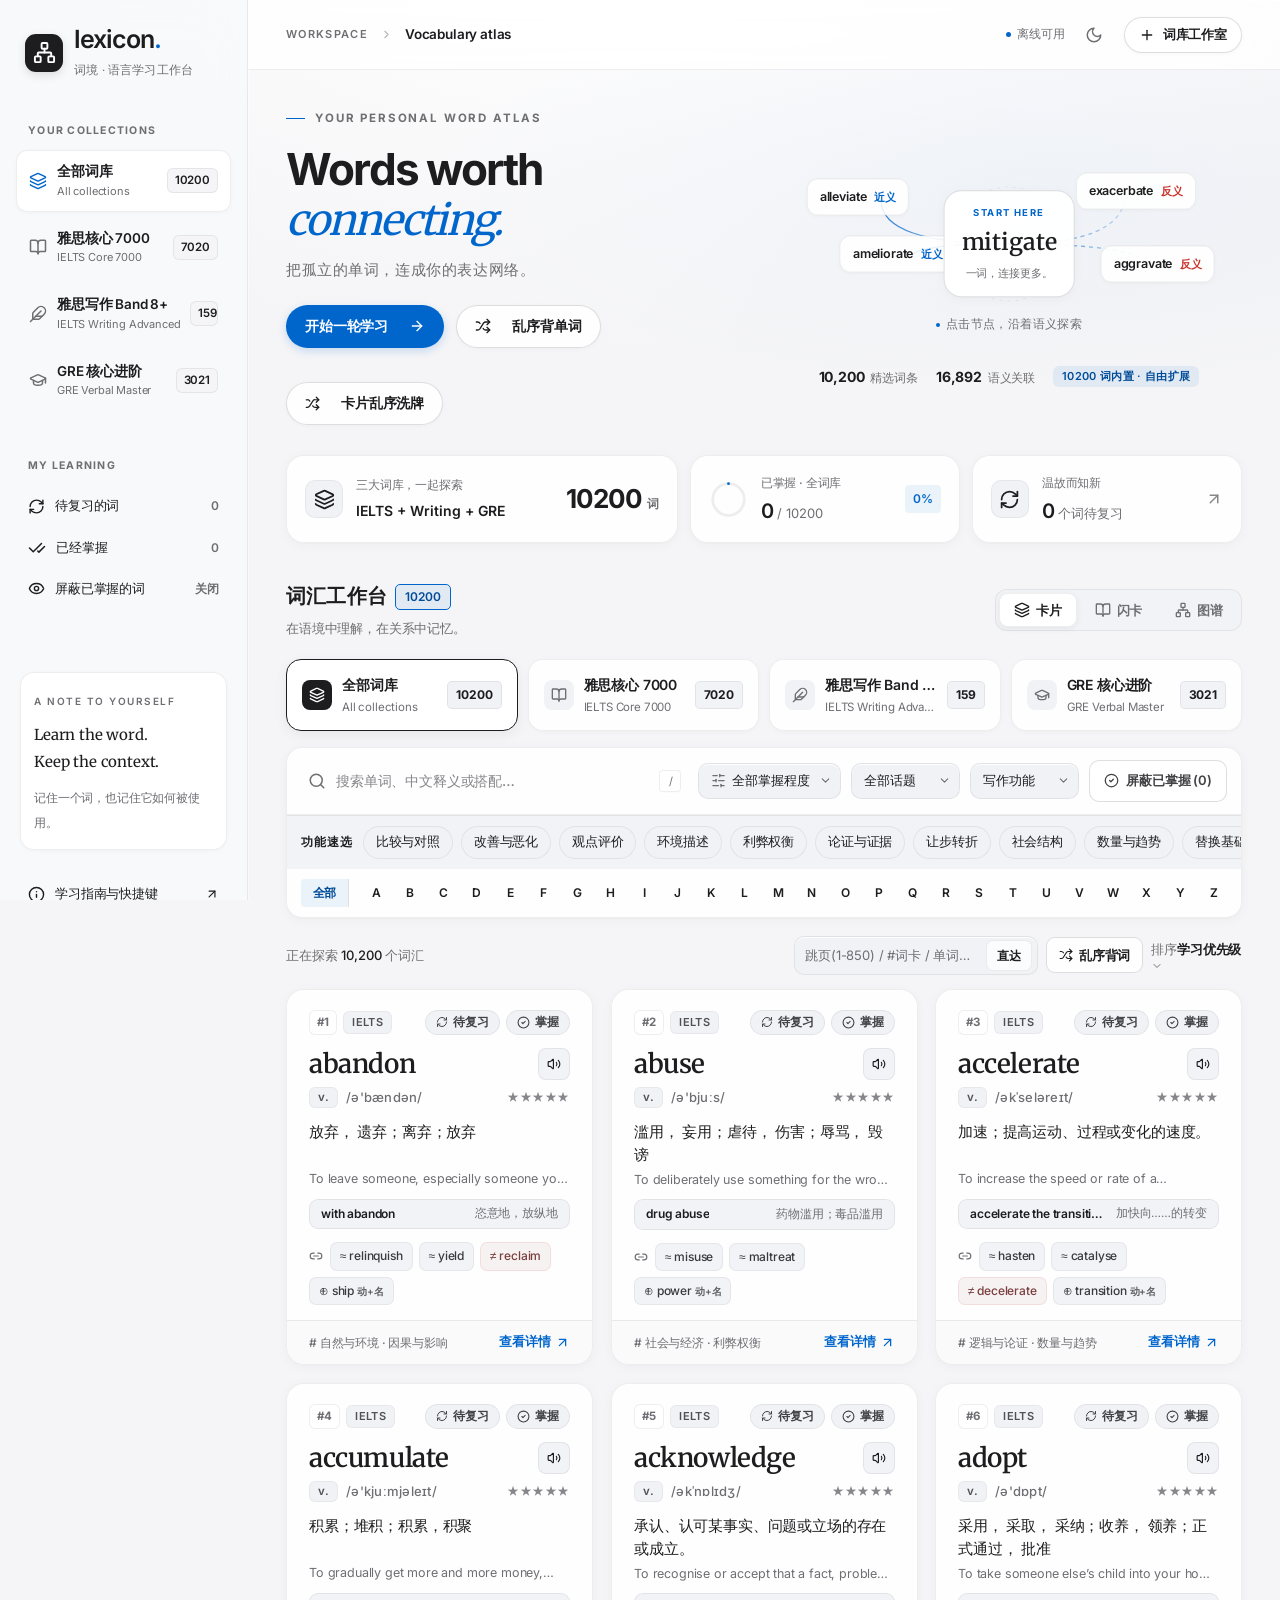
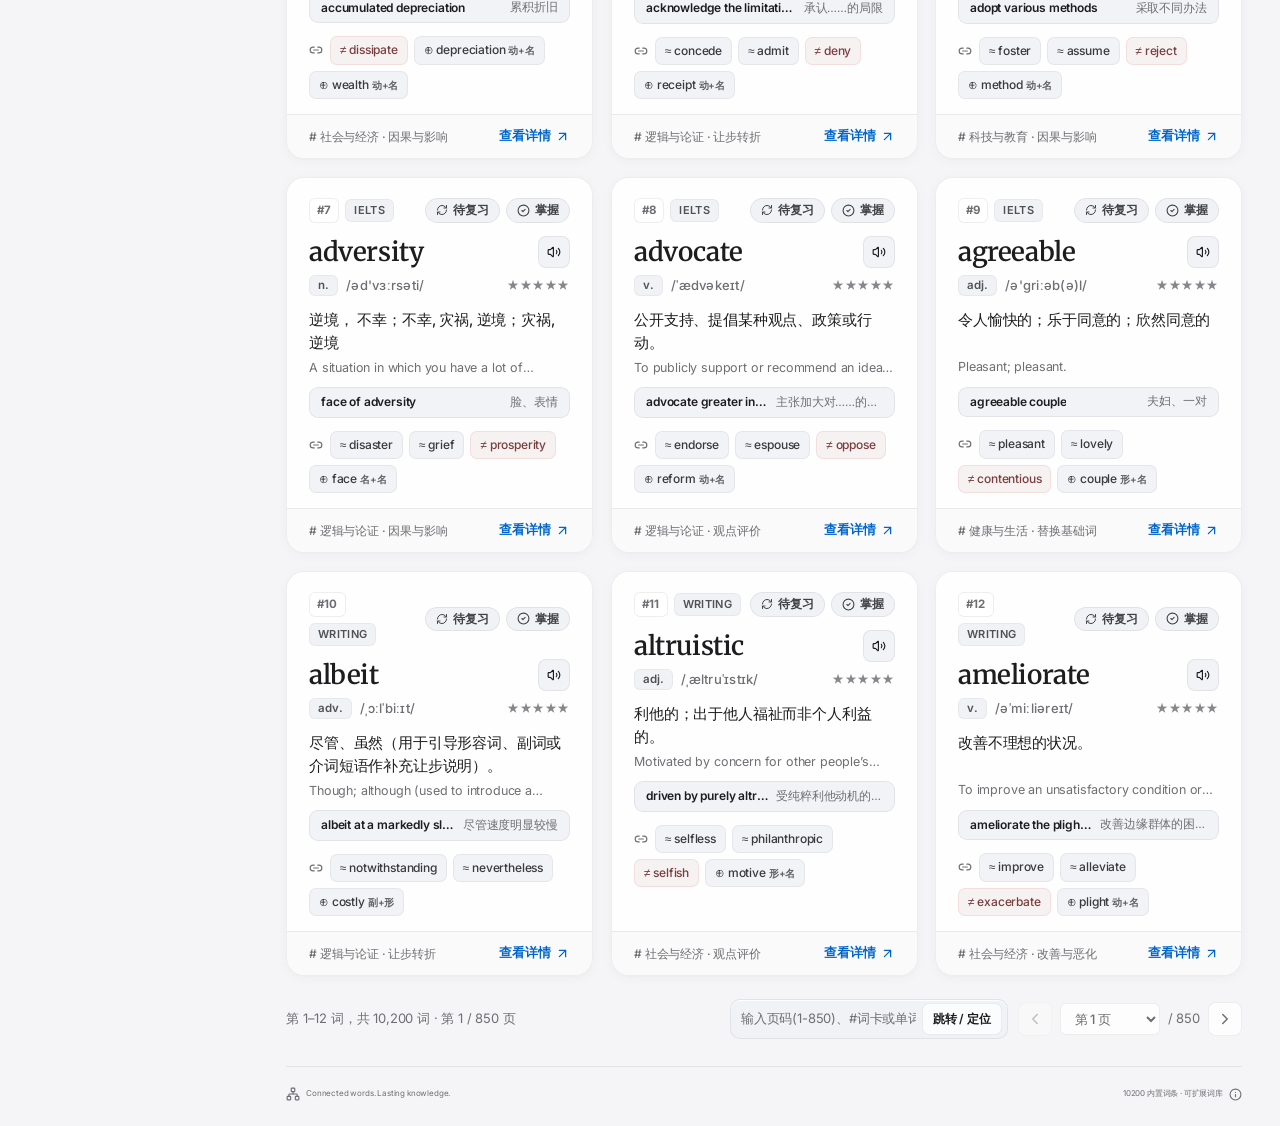
<file: index.html>
<!doctype html>
<html lang="zh-CN" data-theme="light">
<head>
  <meta charset="utf-8" />
  <meta name="viewport" content="width=device-width, initial-scale=1, viewport-fit=cover" />
  <meta name="color-scheme" content="light dark" />
  <title>词境 Lexicon Studio — IELTS &amp; GRE 高阶词汇与语料关系工作台</title>
  <script>try{document.documentElement.dataset.theme=localStorage.getItem('lexicon.studio.theme.v1')==='dark'?'dark':'light'}catch(e){}</script>
  <link rel="stylesheet" href="assets/fonts.css" />
  <link rel="stylesheet" href="assets/styles.css" />
</head>
<body>
  <div id="root"></div>
  <!-- 模块化词库分片（支持 file:// 本地双击直开与 Web 服务器部署） -->
  <script src="data/lexicon-writing.js"></script>
  <script src="data/lexicon-ielts-1.js"></script>
  <script src="data/lexicon-ielts-2.js"></script>
  <script src="data/lexicon-gre.js"></script>
  <!-- 核心运行时与应用逻辑 -->
  <script src="assets/lexicon-io.js"></script>
  <script src="assets/vendor.js"></script>
  <script src="assets/app.js"></script>
</body>
</html>
</file>
